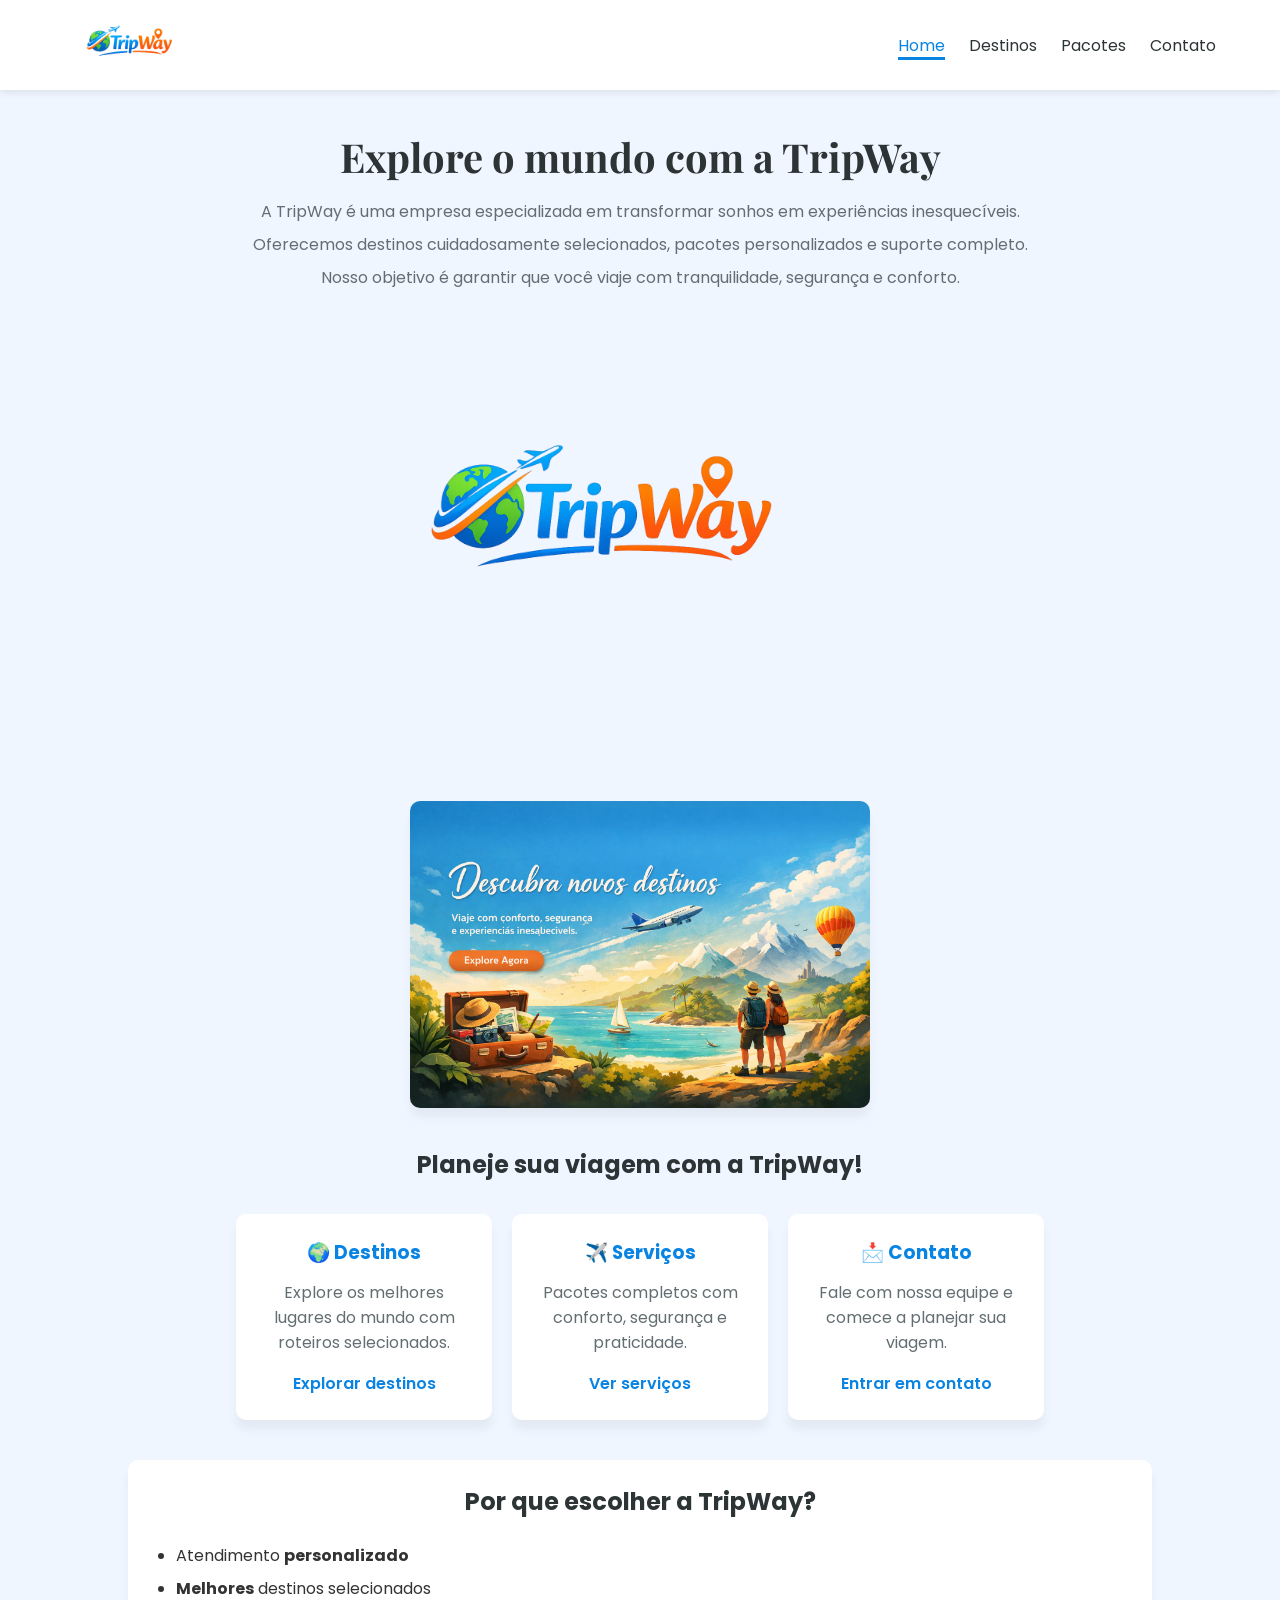
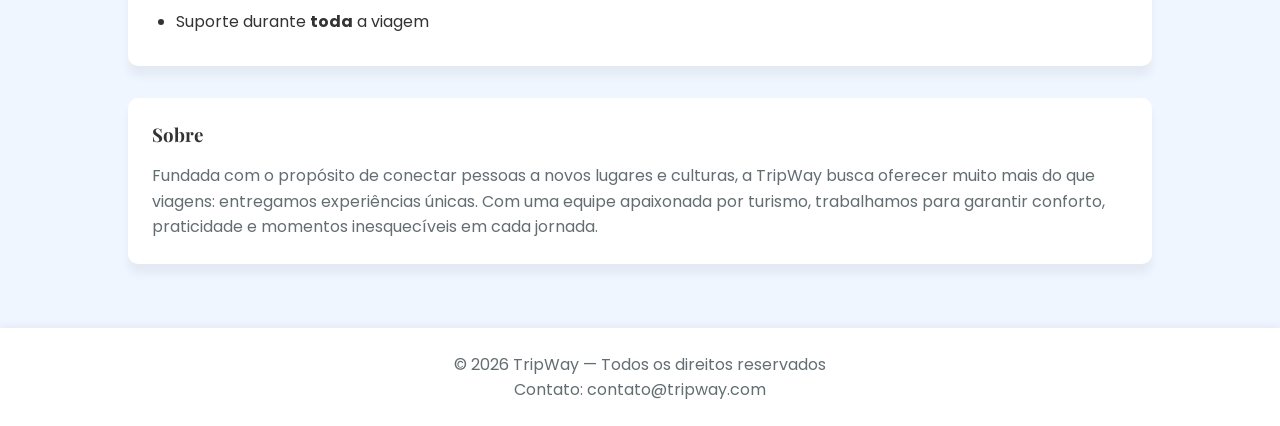
<file: index.html>
<!DOCTYPE html>
<html lang="pt-BR">
<head>
    <meta charset="UTF-8">
    <meta name="viewport" content="width=device-width, initial-scale=1.0">
    <title>TripWay - Home</title>

    <link rel="stylesheet" href="css/home.css">

    <link rel="preconnect" href="https://fonts.googleapis.com">
    <link rel="preconnect" href="https://fonts.gstatic.com" crossorigin>

    <link href="https://fonts.googleapis.com/css2?family=Poppins:wght@300;400;500;600;700&display=swap" rel="stylesheet">

    <link href="https://fonts.googleapis.com/css2?family=Playfair+Display:wght@400;600;700&display=swap" rel="stylesheet">
</head>
<body>

    <nav>
        <a href="index.html" class="logo">
            <img src="images/tripway.png" alt="Logo TripWay">
        </a>

        <ul class="nav-links">
            <li><a href="index.html" class="nav-link" id="nav-active">Home</a></li>
            <li><a href="pages/destinos.html" class="nav-link">Destinos</a></li>
            <li><a href="pages/pacotes.html" class="nav-link">Pacotes</a></li>
            <li><a href="pages/contato.html" class="nav-link">Contato</a></li>
        </ul>
    </nav>

    <header>
        <h1>Explore o mundo com a TripWay</h1>

        <p>A TripWay é uma empresa especializada em transformar sonhos em experiências inesquecíveis.</p>
        <p>Oferecemos destinos cuidadosamente selecionados, pacotes personalizados e suporte completo.</p>
        <p>Nosso objetivo é garantir que você viaje com tranquilidade, segurança e conforto.</p>

        <img src="images/tripway.png" alt="logo" width="600">
    </header>

    <main>

        <section>
            <img src="images/banner.png" alt="Banner da TripWay" width="45%">
        </section>

        <section>
            <h2>Planeje sua viagem com a TripWay!</h2>

            <div>
                <h3>🌍 Destinos</h3>
                <p>Explore os melhores lugares do mundo com roteiros selecionados.</p>
                <a href="pages/destinos.html">Explorar destinos</a>
            </div>

            <div>
                <h3>✈️ Serviços</h3>
                <p>Pacotes completos com conforto, segurança e praticidade.</p>
                <a href="pages/pacotes.html">Ver serviços</a>
            </div>

            <div>
                <h3>📩 Contato</h3>
                <p>Fale com nossa equipe e comece a planejar sua viagem.</p>
                <a href="pages/contato.html">Entrar em contato</a>
            </div>
        </section>

        <section>
            <h2>Por que escolher a TripWay?</h2>

            <ul>
                <li>Atendimento <strong>personalizado</strong></li>
                <li><strong>Melhores</strong> destinos selecionados</li>
                <li>Suporte durante <strong>toda</strong> a viagem</li>
            </ul>
        </section>

        <section>
            <h3>Sobre</h3>

            <p>
                Fundada com o propósito de conectar pessoas a novos lugares e culturas,
                a TripWay busca oferecer muito mais do que viagens: entregamos experiências únicas.
                Com uma equipe apaixonada por turismo, trabalhamos para garantir conforto,
                praticidade e momentos inesquecíveis em cada jornada.
            </p>
        </section>

    </main>

    <footer>
        <p>© 2026 TripWay — Todos os direitos reservados</p>
        <p>Contato: contato@tripway.com</p>
    </footer>

</body>
</html>
</file>
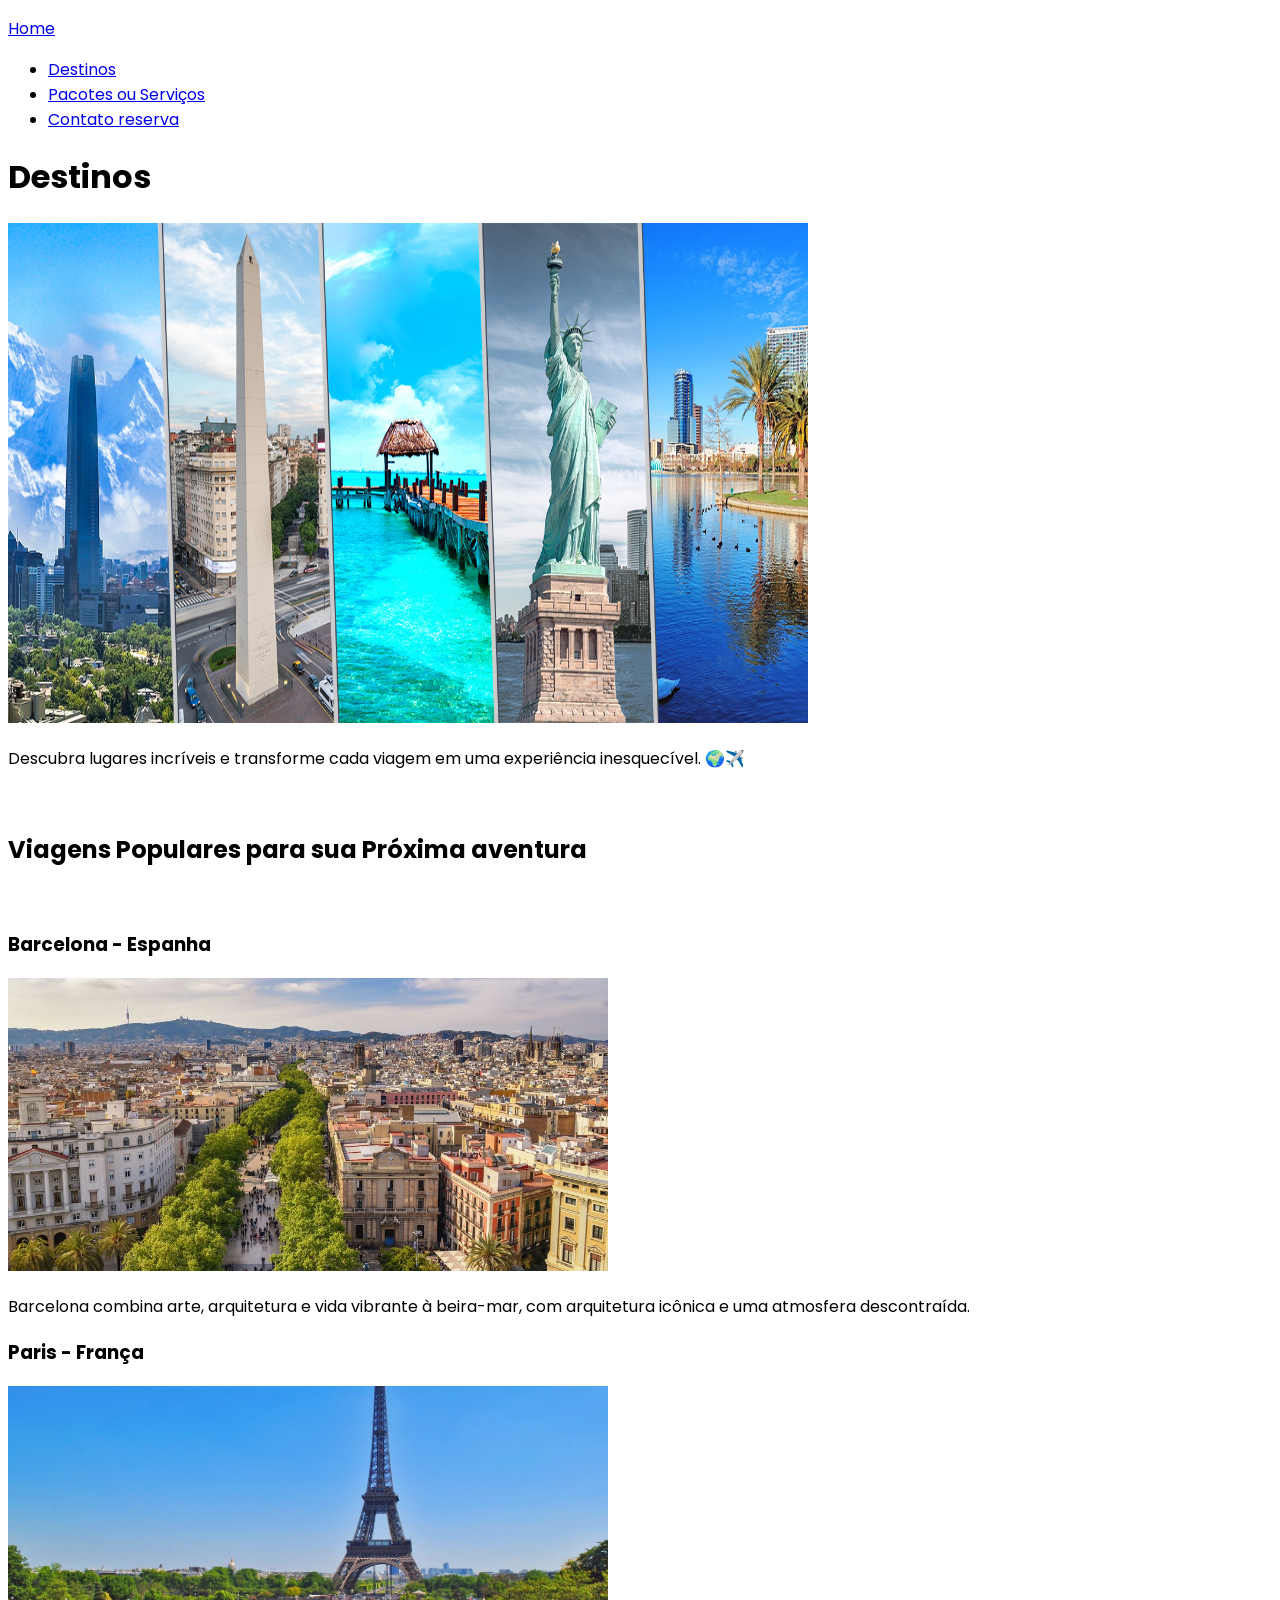
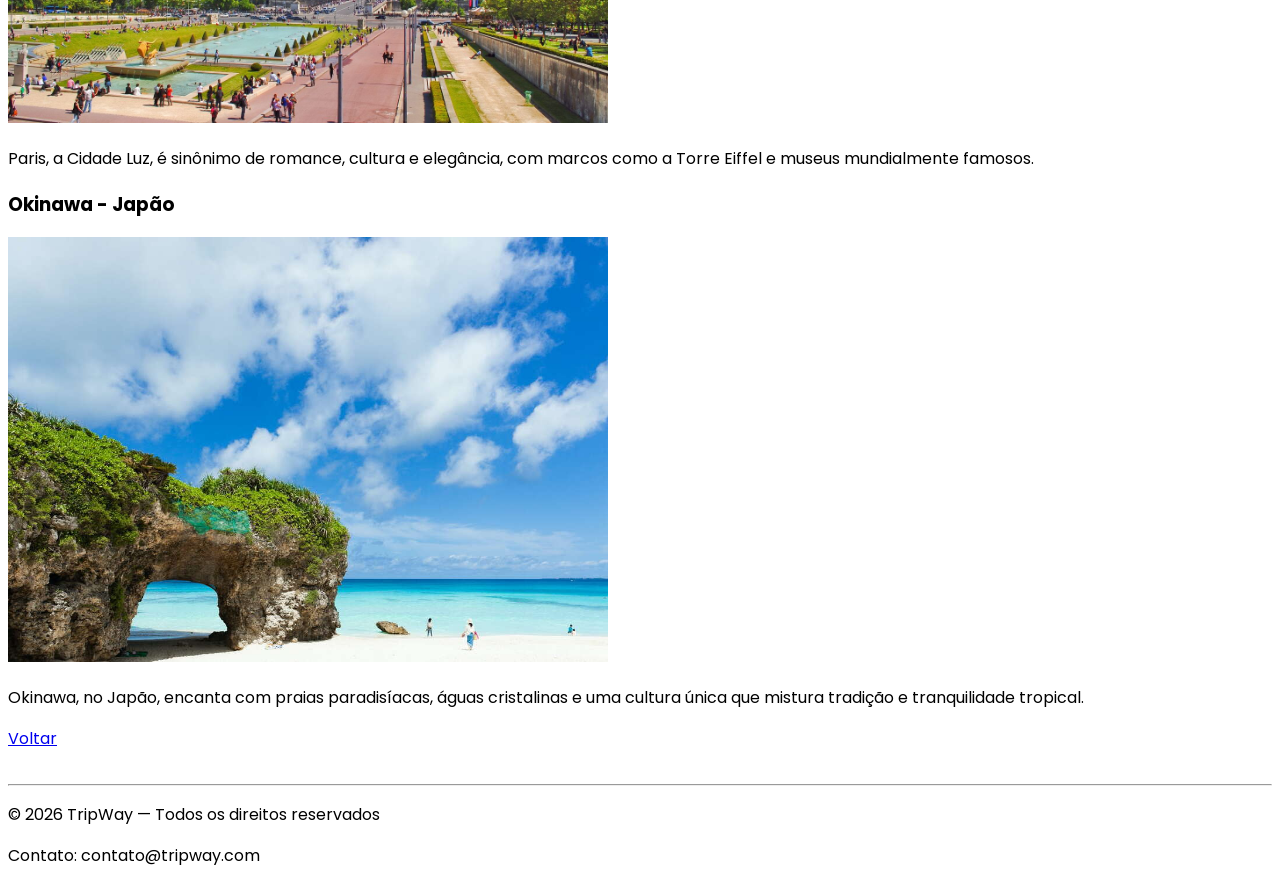
<file: pages/destinos.html>
<!DOCTYPE html>
<html lang="pt=BR">
<head>
    <meta charset="UTF-8">
    <meta name="viewport" content="width=device-width, initial-scale=1.0">
    <title>TripWay - Destinos</title>
    <link rel="preconnect" href="https://fonts.googleapis.com">
    <link rel="preconnect" href="https://fonts.gstatic.com" crossorigin>
    <link href="https://fonts.googleapis.com/css2?family=Poppins:ital,wght@0,100;0,200;0,300;0,400;0,500;0,600;0,700;0,800;0,900;1,100;1,200;1,300;1,400;1,500;1,600;1,700;1,800;1,900&display=swap" rel="stylesheet">
</head>
<body style="font-family: Poppins;">

    <nav>    
        <a href="../index.html">
            <p>Home</p>
        </a>

        <ul>
            <li><a href="destinos.html">Destinos</a></li>
            <li><a href="pacotes.html">Pacotes ou Serviços</a></li>
            <li><a href="contato.html">Contato  reserva</a></li>
        </ul>
    </nav>

    <header>
        <h1>Destinos</h1>
        <img src="../images/destinos.jpg" alt="Destinos" width="800" height="500">
        <p>Descubra lugares incríveis e transforme cada viagem em uma experiência inesquecível. 🌍✈️</p>
        <br>
    </header>

    <main>
        <section>
            <h2>Viagens Populares para sua Próxima aventura</h2>
            <br>
            
            <div>
                <h3>Barcelona - Espanha</h3>
                <img src="../images/barcelona.jpg" alt="Cidade de Barcelona" width="600">
                <p>
                    Barcelona combina arte, arquitetura e vida vibrante à beira-mar, com arquitetura icônica e uma atmosfera descontraída.
                </p>
            </div>

            <div>
                <h3>Paris - França</h3>
                <img src="../images/paris.jpg" alt="Cidade de Paris" width="600">
                <p>
                    Paris, a Cidade Luz, é sinônimo de romance, cultura e elegância, com marcos como a Torre Eiffel e museus mundialmente famosos.
                </p>
            </div>

            <div>
                <h3>Okinawa - Japão</h3>
                <img src="../images/okinawa.jpg" alt="Ilhas de Okinawa" width="600">
                <p>
                    Okinawa, no Japão, encanta com praias paradisíacas, águas cristalinas e uma cultura única que mistura tradição e tranquilidade tropical.
                </p>
            </div>

        </section>
        <a href="../index.html">Voltar</a>
    </main>

    <br>

    <hr>
    
    <footer>
        <p>© 2026 TripWay — Todos os direitos reservados</p>
        <p>Contato: contato@tripway.com</p>
    </footer>
</body>
</html>
</file>
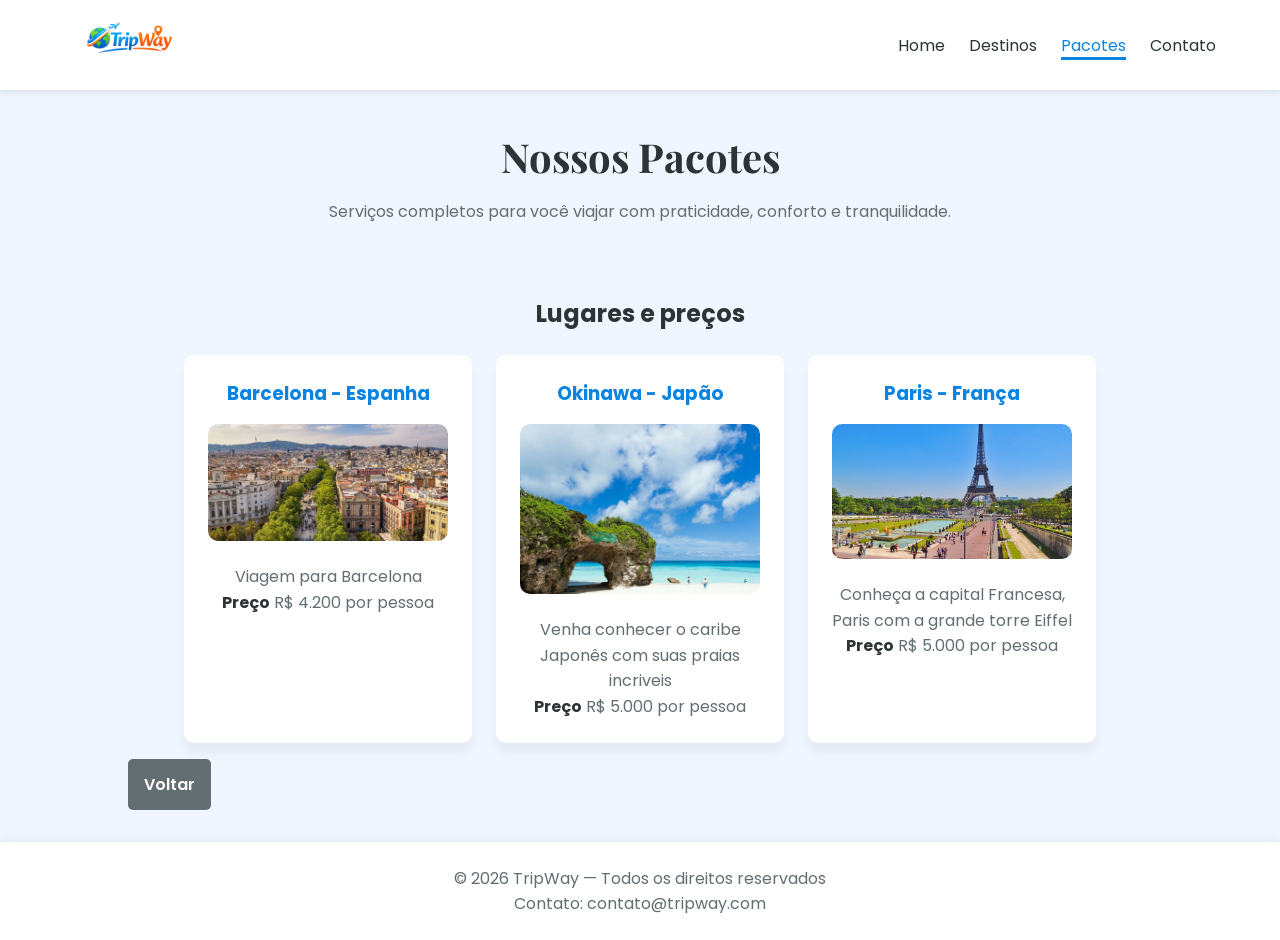
<file: pages/pacotes.html>
<!DOCTYPE html>
<html lang="pt-BR">
<head>
    <meta charset="UTF-8">
    <meta name="viewport" content="width=device-width, initial-scale=1.0">
    <title>TripWay - Pacotes</title>

    <link rel="stylesheet" href="../css/pacotes.css">

    <link rel="preconnect" href="https://fonts.googleapis.com">
    <link rel="preconnect" href="https://fonts.gstatic.com" crossorigin>

    <link href="https://fonts.googleapis.com/css2?family=Poppins:wght@300;400;500;600;700&display=swap" rel="stylesheet">

    <link href="https://fonts.googleapis.com/css2?family=Playfair+Display:wght@400;600;700&display=swap" rel="stylesheet">
</head>
<body>

    <nav>
        <a href="../index.html" class="logo">
            <img src="../images/tripway.png" alt="Logo TripWay">
        </a>

        <ul class="nav-links">
            <li><a href="../index.html" class="nav-link">Home</a></li>
            <li><a href="destinos.html" class="nav-link">Destinos</a></li>
            <li><a href="pacotes.html" class="nav-link" id="nav-active">Pacotes</a></li>
            <li><a href="contato.html" class="nav-link">Contato</a></li>
        </ul>
    </nav>

    <header>
        <h1>Nossos Pacotes</h1>
        <p>Serviços completos para você viajar com praticidade, conforto e tranquilidade.</p>
    </header>

    <main>
        <section id="pacote">
            <h2>Lugares e preços</h2>

            <div class="packages-list">

                <article class="pacote">
                    <h3>Barcelona - Espanha</h3>
                    <img src="../images/barcelona.jpg" alt="Visite a Catalunha, Barcelona" width="300">
                    <p>Viagem para Barcelona</p>
                    <p><strong>Preço</strong> R$ 4.200 por pessoa</p>
                </article>

                <article class="pacote">
                    <h3>Okinawa - Japão</h3>
                    <img src="../images/okinawa.jpg" alt="Praias tropicais com águas cristalinas em Okinawa, Japão" width="300">
                    <p>Venha conhecer o caribe Japonês com suas praias incriveis</p>
                    <p><strong>Preço</strong> R$ 5.000 por pessoa</p>
                </article>

                <article class="pacote">
                    <h3>Paris - França</h3>
                    <img src="../images/paris.jpg" alt="Torre Eiffel e rio Sena, França" width="300">
                    <p>Conheça a capital Francesa, Paris com a grande torre Eiffel</p>
                    <p><strong>Preço</strong> R$ 5.000 por pessoa</p>
                </article>

            </div>
        </section>

        <a href="../index.html" class="btn-back">Voltar</a>
    </main>

    <footer>
        <p>© 2026 TripWay — Todos os direitos reservados</p>
        <p>Contato: contato@tripway.com</p>
    </footer>

</body>
</html>
</file>
<file: css/home.css>
:root {
    --primary-color: #0984e3;
    --primary-dark: #0652dd;
    --secondary-color: #2d3436;
    --background-color: #f0f6ff;
    --card-color: #ffffff;
    --text-color: #333333;
    --muted-color: #636e72;
    --border-color: #d6e4f5;
    --shadow-md: 0 10px 10px rgba(0, 0, 0, 0.05);
}

* {
    margin: 0;
    padding: 0;
    box-sizing: border-box;
}

body {
    font-family: "Poppins", sans-serif;
    background-color: var(--background-color);
    color: var(--text-color);
}

nav {
    display: flex;
    justify-content: space-between;
    align-items: center;

    background-color: var(--card-color);
    padding: 0 5%;
    height: 10vh;
    box-shadow: 0 2px 8px rgba(0, 0, 0, 0.1);
}

.logo {
    display: flex;
    align-items: center;
    text-decoration: none;
}

.logo img {
    width: 150px;
    height: auto;
}

.nav-links {
    display: flex;
    list-style: none;
    gap: 1.5rem;
}

.nav-link {
    text-decoration: none;
    color: var(--secondary-color);
    font-size: 1rem;
}

.nav-link:hover {
    color: var(--primary-color);
}

#nav-active {
    border-bottom: 3px solid var(--primary-color);
    color: var(--primary-color);
}

header {
    text-align: center;
    padding: 2.5rem 1rem;
}

header h1 {
    font-family: "Playfair Display", serif;
    font-size: 2.5rem;
    color: var(--secondary-color);
    margin-bottom: 1rem;
}

header p {
    color: var(--muted-color);
    margin-bottom: 0.5rem;
}

header img {
    max-width: 90%;
    margin-top: 1.5rem;
    border-radius: 10px;
}

main {
    width: 80%;
    margin: 0 auto;
    padding: 2rem 0;
}

main section {
    margin-bottom: 2rem;
}

main section:first-child {
    text-align: center;
}

main section:first-child img {
    border-radius: 10px;
    box-shadow: var(--shadow-md);
}

main section h2 {
    text-align: center;
    color: var(--secondary-color);
    margin-bottom: 1.5rem;
}

main section:nth-child(2) {
    text-align: center;
}

main section:nth-child(2) div {
    display: inline-block;
    vertical-align: top;

    background-color: var(--card-color);
    width: 16rem;
    padding: 1.5rem;
    margin: 0.5rem;
    border-radius: 10px;
    box-shadow: var(--shadow-md);
}

main section:nth-child(2) h3 {
    color: var(--primary-color);
    margin-bottom: 0.8rem;
}

main section:nth-child(2) p {
    color: var(--muted-color);
    margin-bottom: 1rem;
}

main section:nth-child(2) a {
    color: var(--primary-color);
    text-decoration: none;
    font-weight: 600;
}

main section:nth-child(3),
main section:nth-child(4) {
    background-color: var(--card-color);
    padding: 1.5rem;
    border-radius: 10px;
    box-shadow: var(--shadow-md);
}

main section:nth-child(3) ul {
    margin-left: 1.5rem;
}

main section:nth-child(3) li {
    margin-bottom: 0.5rem;
}

main section:nth-child(4) h3 {
    font-family: "Playfair Display", serif;
    margin-bottom: 1rem;
}

main section:nth-child(4) p {
    color: var(--muted-color);
    line-height: 1.6;
}

footer {
    text-align: center;
    background-color: var(--card-color);
    padding: 1.5rem;
    color: var(--muted-color);
    box-shadow: 0 -2px 8px rgba(0, 0, 0, 0.05);
}
</file>
<file: css/pacotes.css>
:root {
    --primary-color: #0984e3;
    --primary-dark: #0652dd;
    --secondary-color: #2d3436;
    --background-color: #f0f6ff;
    --card-color: #ffffff;
    --text-color: #333333;
    --muted-color: #636e72;
    --shadow-md: 0 10px 10px rgba(0, 0, 0, 0.05);
}

* {
    margin: 0;
    padding: 0;
    box-sizing: border-box;
}

body {
    font-family: "Poppins", sans-serif;
    background-color: var(--background-color);
    color: var(--text-color);
}

nav {
    display: flex;
    justify-content: space-between;
    align-items: center;

    background-color: var(--card-color);
    padding: 0 5%;
    height: 10vh;
    box-shadow: 0 2px 8px rgba(0, 0, 0, 0.1);
}

.logo img {
    width: 150px;
    height: auto;
}

.nav-links {
    display: flex;
    list-style: none;
    gap: 1.5rem;
}

.nav-link {
    text-decoration: none;
    color: var(--secondary-color);
}

.nav-link:hover {
    color: var(--primary-color);
}

#nav-active {
    color: var(--primary-color);
    border-bottom: 3px solid var(--primary-color);
}

header {
    text-align: center;
    padding: 2.5rem 1rem;
}

header h1 {
    font-family: "Playfair Display", serif;
    font-size: 2.5rem;
    color: var(--secondary-color);
    margin-bottom: 1rem;
}

header p {
    color: var(--muted-color);
}

main {
    width: 80%;
    margin: 0 auto;
    padding: 2rem 0;
}

main h2 {
    text-align: center;
    color: var(--secondary-color);
    margin-bottom: 1.5rem;
}

.packages-list {
    display: flex;
    justify-content: center;
    flex-wrap: wrap;
    gap: 1.5rem;
}

.pacote {
    background-color: var(--card-color);
    width: 18rem;
    padding: 1.5rem;
    border-radius: 10px;
    box-shadow: var(--shadow-md);
    text-align: center;
}

.pacote:hover {
    border: 2px solid var(--primary-color);
}

.pacote h3 {
    color: var(--primary-color);
    margin-bottom: 1rem;
}

.pacote img {
    max-width: 100%;
    border-radius: 10px;
    margin-bottom: 1rem;
}

.pacote p {
    color: var(--muted-color);
    line-height: 1.6;
}

.pacote strong {
    color: var(--secondary-color);
}

.btn-back {
    display: inline-block;
    margin-top: 1rem;
    padding: 0.8rem 1rem;
    background-color: var(--muted-color);
    color: var(--card-color);
    border-radius: 5px;
    text-decoration: none;
    font-weight: 600;
}

.btn-back:hover {
    background-color: var(--secondary-color);
}

footer {
    text-align: center;
    background-color: var(--card-color);
    padding: 1.5rem;
    color: var(--muted-color);
    box-shadow: 0 -2px 8px rgba(0, 0, 0, 0.05);
}

@media (max-width: 480px) {
    nav {
        flex-direction: column;
        justify-content: center;
        height: 15vh;
        gap: 0.5rem;
    }

    .logo img {
        width: 120px;
    }

    .nav-links {
        gap: 0.7rem;
        font-size: 0.9rem;
    }

    main {
        width: 90%;
    }

    header h1 {
        font-size: 2rem;
    }

    .pacote {
        width: 100%;
    }
}
</file>
